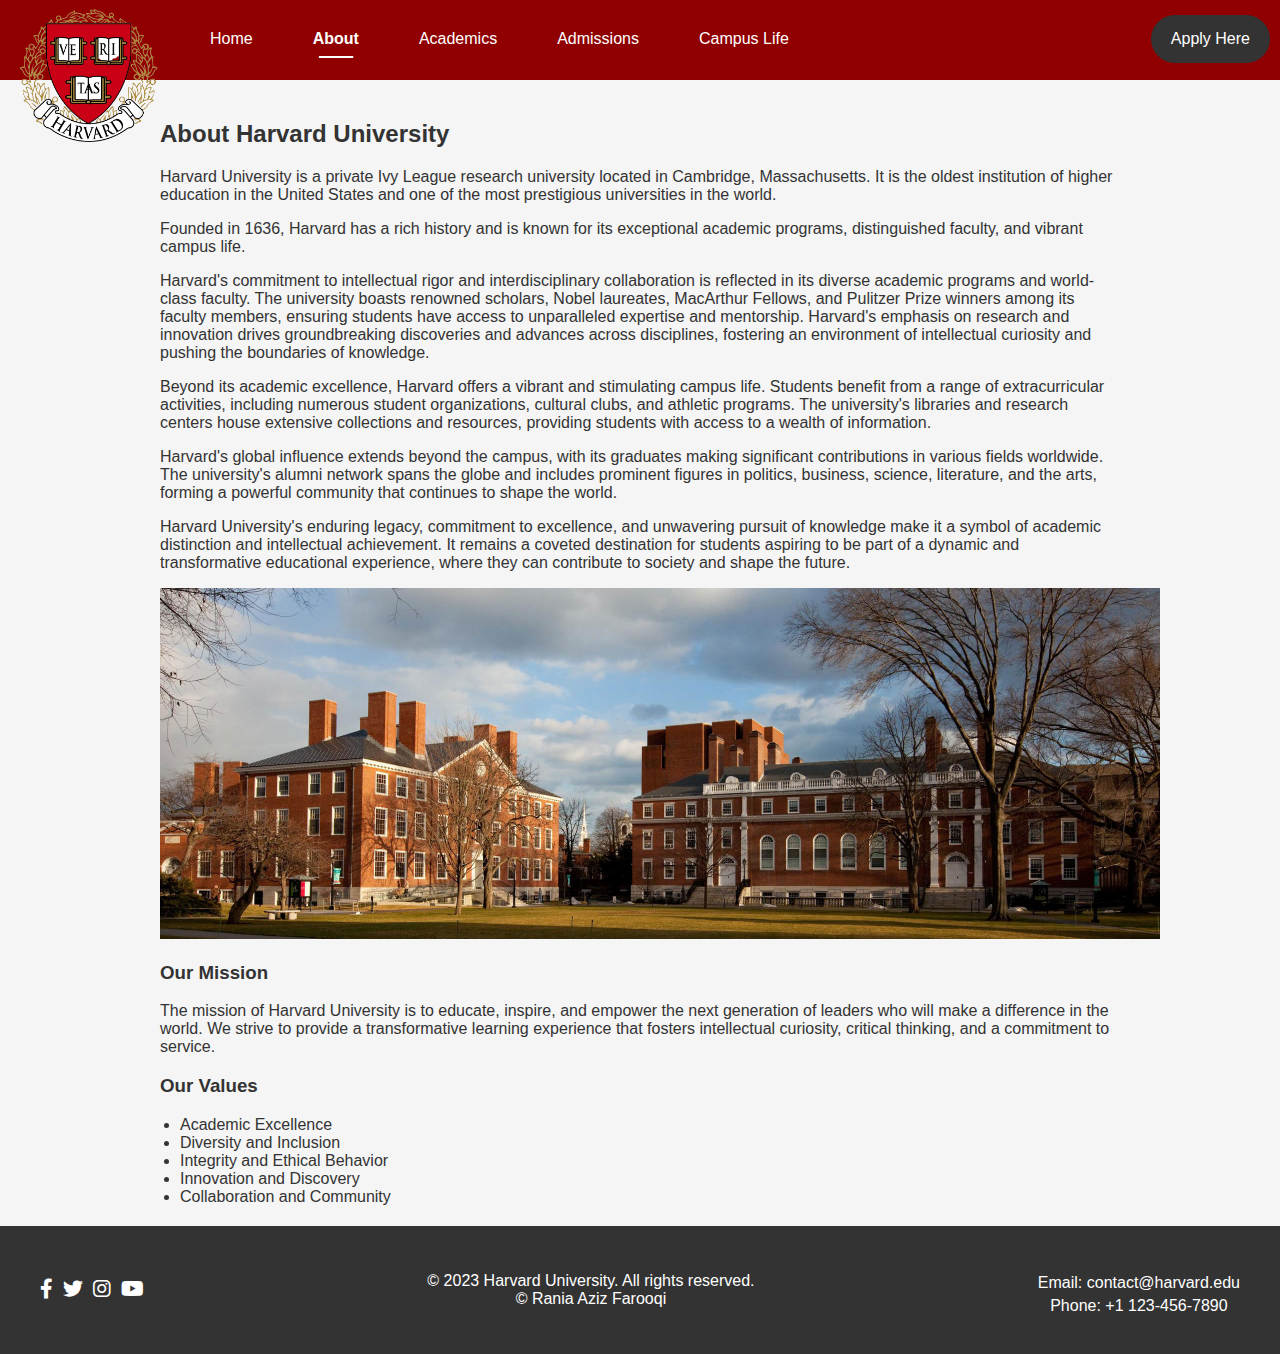
<file: about.html>
<!DOCTYPE html>
<html lang="en">
<head>
  <meta charset="UTF-8">
  <meta name="viewport" content="width=device-width, initial-scale=1.0">
  <title>About | Harvard University</title>
  <link rel="stylesheet" href="style.css"><!--External stylesheet-->
  <link rel="stylesheet" href="https://cdnjs.cloudflare.com/ajax/libs/font-awesome/6.0.0-beta2/css/all.min.css"><!--To import the icons in the footer-->

</head>
<body>
  <!-- Header -->
  <header>
    <nav><!--The navigation bar-->
      <ul><!--links to all the other pages-->
        <li><a href="index.html">Home</a></li>
        <li><a href="about.html" class="active">About</a></li><!--This one has a class called 'active' because of the CSS code related to it-->
        <li><a href="academics.html">Academics</a></li>
        <li><a href="admissions.html">Admissions</a></li>
        <li><a href="campuslife.html">Campus Life</a></li>
      </ul>
      <a href="application.html" class="apply-button">Apply Here</a><!--A separate button for the application in the navigation-->
    </nav>
  </header>

  <img src="harvardlogo.png" alt="Harvard University Logo" class="logo"><!--This is the logo added in the top left corner of the page-->

  <!-- Page Content -->
  <main>
    <section class="page-section">
      <div class="container"><!--About Harvard-->
        <h2>About Harvard University</h2>
        <p>Harvard University is a private Ivy League research university located in Cambridge, Massachusetts. It is the oldest institution of higher education in the United States and one of the most prestigious universities in the world.</p>
        <p>Founded in 1636, Harvard has a rich history and is known for its exceptional academic programs, distinguished faculty, and vibrant campus life.</p>
        <p>Harvard's commitment to intellectual rigor and interdisciplinary collaboration is reflected in its diverse academic programs and world-class faculty. The university boasts renowned scholars, Nobel laureates, MacArthur Fellows, and Pulitzer Prize winners among its faculty members, ensuring students have access to unparalleled expertise and mentorship. Harvard's emphasis on research and innovation drives groundbreaking discoveries and advances across disciplines, fostering an environment of intellectual curiosity and pushing the boundaries of knowledge.</p>
        <p>Beyond its academic excellence, Harvard offers a vibrant and stimulating campus life. Students benefit from a range of extracurricular activities, including numerous student organizations, cultural clubs, and athletic programs. The university's libraries and research centers house extensive collections and resources, providing students with access to a wealth of information.</p>
        <p>Harvard's global influence extends beyond the campus, with its graduates making significant contributions in various fields worldwide. The university's alumni network spans the globe and includes prominent figures in politics, business, science, literature, and the arts, forming a powerful community that continues to shape the world.</p>
        <p>Harvard University's enduring legacy, commitment to excellence, and unwavering pursuit of knowledge make it a symbol of academic distinction and intellectual achievement. It remains a coveted destination for students aspiring to be part of a dynamic and transformative educational experience, where they can contribute to society and shape the future.</p>
        <img src="Harvard3.jpg" alt="About Harvard University" width="1000px"><!--Inserted an image-->

        <!--Additional information about the university-->
        <h3>Our Mission</h3>
        <p>The mission of Harvard University is to educate, inspire, and empower the next generation of leaders who will make a difference in the world. We strive to provide a transformative learning experience that fosters intellectual curiosity, critical thinking, and a commitment to service.</p>
        <h3>Our Values</h3>
        <ul>
          <li>Academic Excellence</li>
          <li>Diversity and Inclusion</li>
          <li>Integrity and Ethical Behavior</li>
          <li>Innovation and Discovery</li>
          <li>Collaboration and Community</li>
        </ul>
      </div>
    </section>
  </main>
  
  <!-- Footer -->
  <footer>
    <div class="footer-content">
      <div class="social-media"><!--The links of the official social media pages are linked to the classes of icons imported from FOnt Awesome Library-->
        <a href="https://www.facebook.com/Harvard/" class="social-link"><i class="fab fa-facebook-f"></i></a><!--the class refers to the icons form the library-->
        <a href="https://twitter.com/Harvard" class="social-link"><i class="fab fa-twitter"></i></a>
        <a href="https://www.instagram.com/harvard" class="social-link"><i class="fab fa-instagram"></i></a>
        <a href="https://www.youtube.com/channel/UCLv7Gzc3VTO6ggFlXY0sOyw" class="social-link"><i class="fab fa-youtube"></i></a>
      </div>
      <p>&copy; 2023 Harvard University. All rights reserved.<br>&copy; Rania Aziz Farooqi </p><!--The copyright-->

      <div class="contact-info">
        <p>Email: contact@harvard.edu</p>
        <p>Phone: +1 123-456-7890</p>
      </div>
    </div>
  </footer>
  <script src="script.js"></script>  <!--External JavaScript file-->
</body>
</html>
</file>
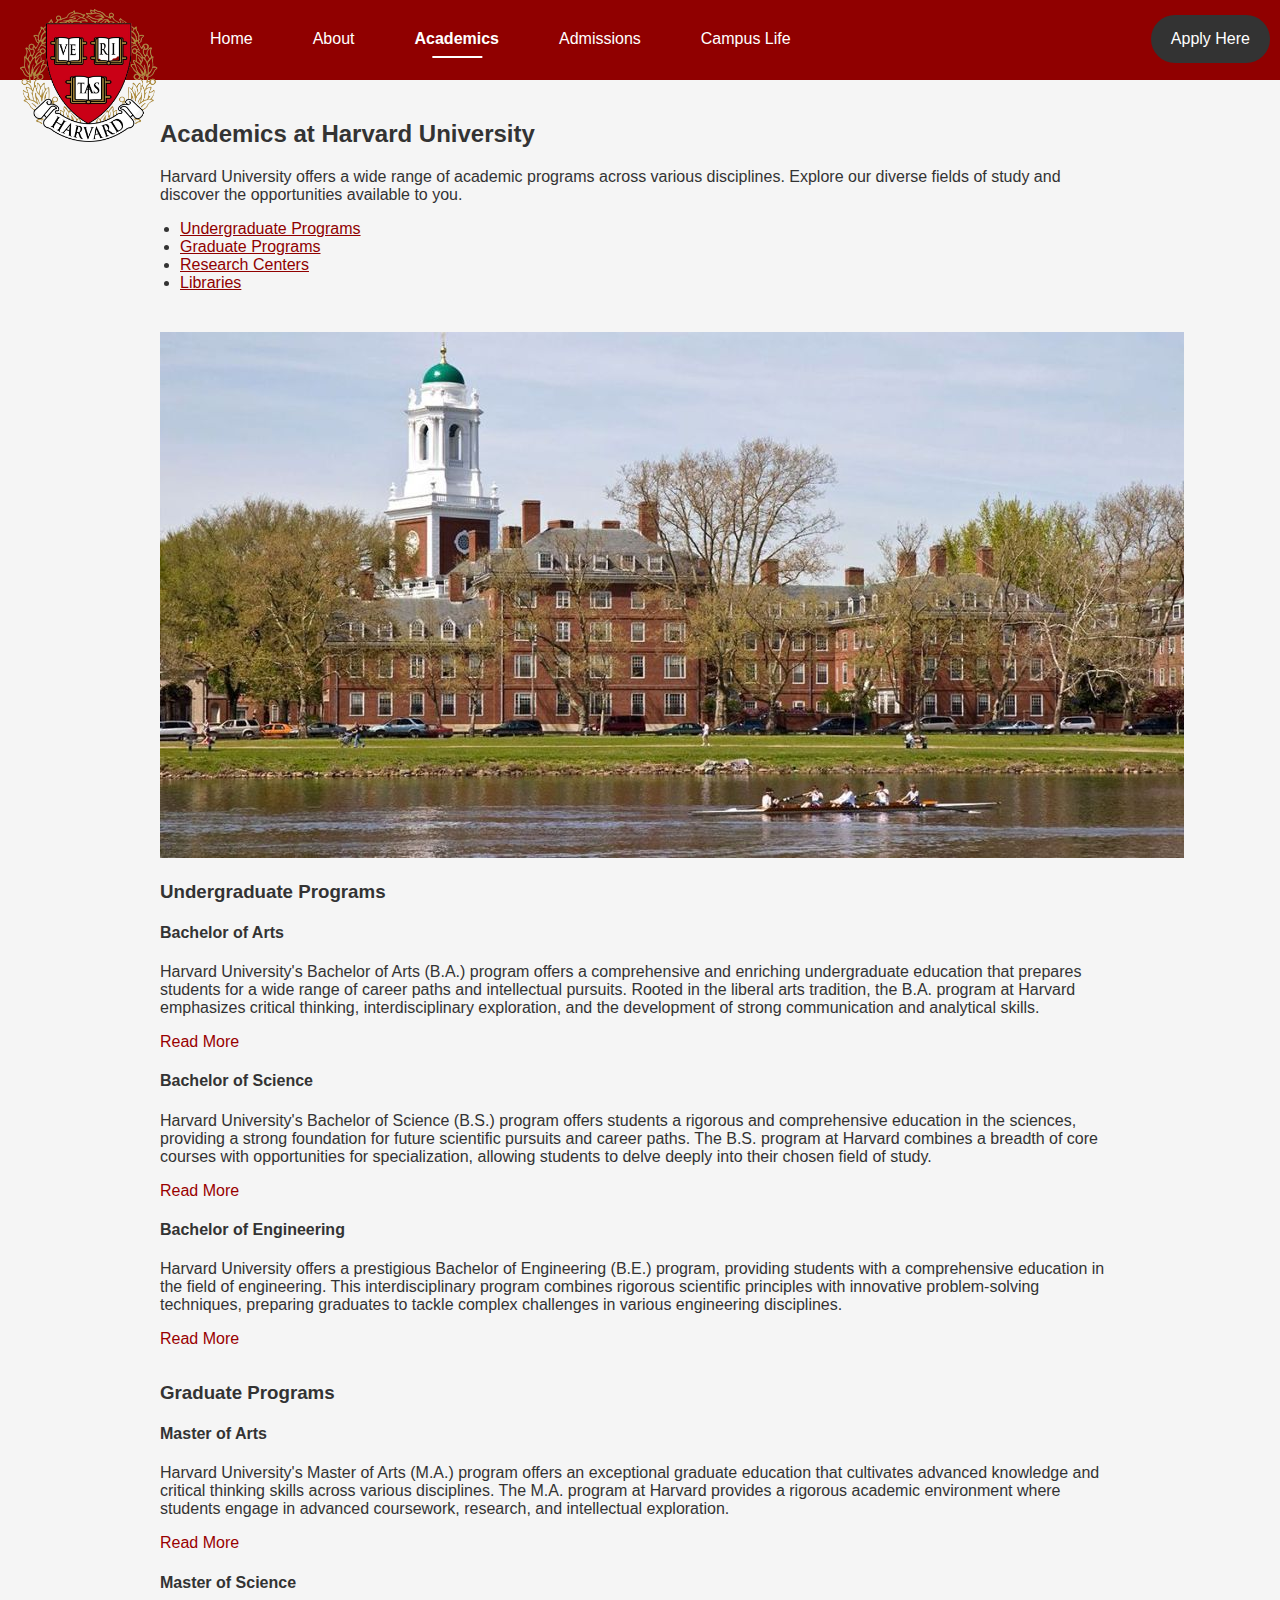
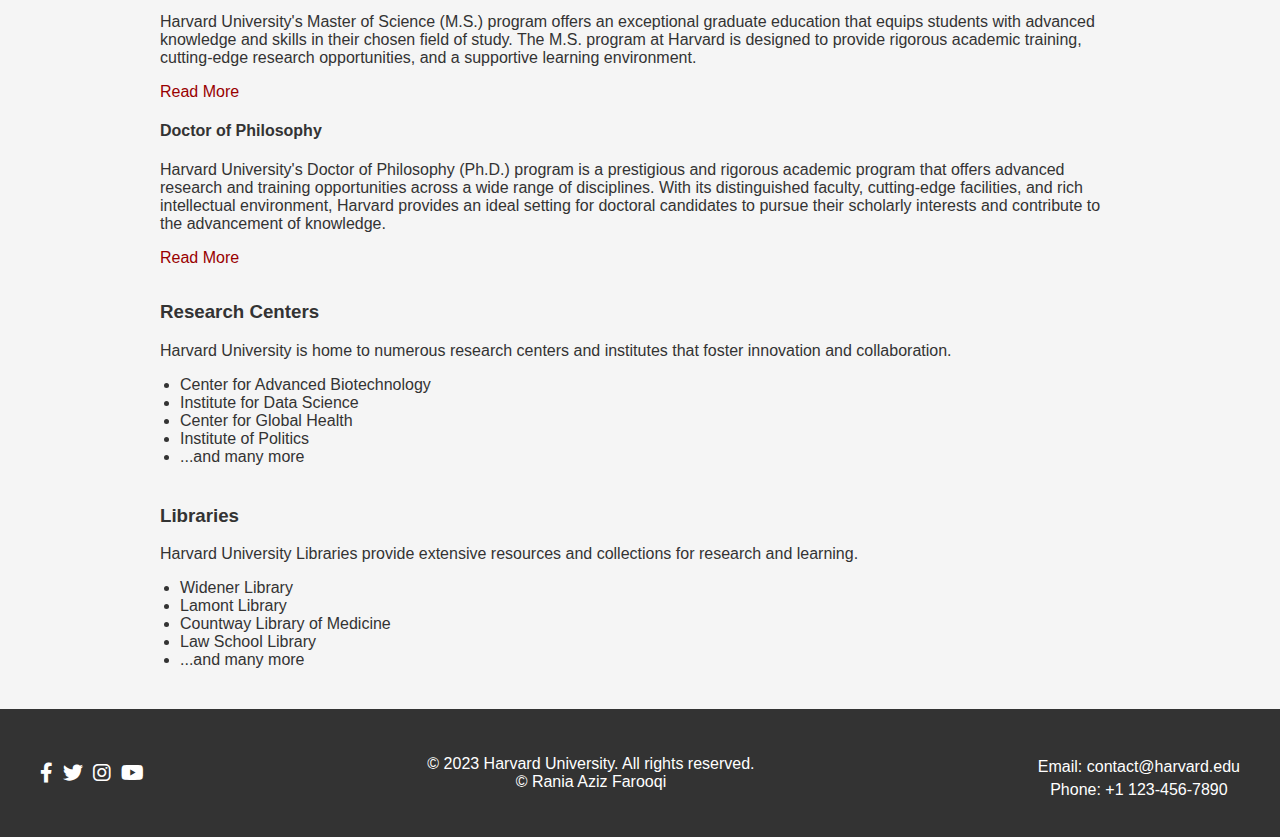
<file: academics.html>
<!DOCTYPE html>
<html lang="en">
<head>
  <meta charset="UTF-8">
  <meta name="viewport" content="width=device-width, initial-scale=1.0">
  <title>Academics | Harvard University</title>
  <link rel="stylesheet" href="style.css"><!--External stylesheet-->
  <link rel="stylesheet" href="https://cdnjs.cloudflare.com/ajax/libs/font-awesome/6.0.0-beta2/css/all.min.css"><!--To import the icons in the footer-->

</head>
<body>
  <!-- Header -->
  <header>
    <nav><!--The navigation bar-->
      <ul>
        <li><a href="index.html">Home</a></li>
        <li><a href="about.html">About</a></li>
        <li><a href="academics.html" class="active">Academics</a></li><!--This one has a class called 'active' because of the CSS code related to it-->
        <li><a href="admissions.html">Admissions</a></li>
        <li><a href="campuslife.html">Campus Life</a></li>
      </ul>
      <a href="application.html" class="apply-button">Apply Here</a><!--A separate button for the application in the navigation-->
    </nav>
  </header>

  <img src="harvardlogo.png" alt="Harvard University Logo" class="logo"><!--This is the logo added in the top left corner of the page-->

  <!-- Academics Section -->
  <section class="academics-section">
    <div class="container"><!--About the academic programs-->
      <h2>Academics at Harvard University</h2>
      <p>Harvard University offers a wide range of academic programs across various disciplines. Explore our diverse fields of study and discover the opportunities available to you.</p>
      <ul><!--In-page links that are connected via IDs-->
        <li><a href="#undergraduate">Undergraduate Programs</a></li>
        <li><a href="#graduate">Graduate Programs</a></li>
        <li><a href="#research">Research Centers</a></li>
        <li><a href="#libraries">Libraries</a></li>
      </ul>
    </div>
  </section>

  <!-- Undergraduate Programs Section -->
  <section id="undergraduate" class="program-section">
    <div class="container">
      <img src="Harvard4.jpg" alt="Alternate view of the university"><!--Image-->
      <h3>Undergraduate Programs</h3>
      <div class="program">
        <h4>Bachelor of Arts</h4>
        <p class="default-view"><!--This is the text that is shown before the Read More button is pressed-->
          Harvard University's Bachelor of Arts (B.A.) program offers a comprehensive and enriching undergraduate education that prepares students for a wide range of career paths and intellectual pursuits. Rooted in the liberal arts tradition, the B.A. program at Harvard emphasizes critical thinking, interdisciplinary exploration, and the development of strong communication and analytical skills.
        </p>
        <p class="full-view"><!--This is the additional text that adds onto the above paragraph after the Read More button is pressed-->
          Students have the flexibility to select from a vast array of academic disciplines, including humanities, social sciences, natural sciences, and more, allowing them to tailor their education to their individual interests and goals. The program fosters a vibrant learning community where students engage in lively discussions, collaborate on projects, and benefit from close interactions with distinguished faculty members who are leaders in their respective fields. With a strong commitment to undergraduate research and experiential learning opportunities, Harvard's B.A. program empowers students to think critically, challenge assumptions, and make significant contributions to society, setting them on a path of lifelong learning and intellectual growth.
        </p>
        <span class="read-more">Read More</span><!--Link to the Read More code. Clicking this will initiate the text to show in full view-->
      </div>
      <div class="program">
        <h4>Bachelor of Science</h4>
        <p class="default-view"><!--This is the text that is shown before the Read More button is pressed-->
          Harvard University's Bachelor of Science (B.S.) program offers students a rigorous and comprehensive education in the sciences, providing a strong foundation for future scientific pursuits and career paths. The B.S. program at Harvard combines a breadth of core courses with opportunities for specialization, allowing students to delve deeply into their chosen field of study.
        </p>
        <p class="full-view"><!--This is the additional text that adds onto the above paragraph after the Read More button is pressed-->
          The program encompasses a wide range of scientific disciplines, including biology, chemistry, physics, computer science, mathematics, and more. With world-class faculty and state-of-the-art facilities, Harvard provides students with access to cutting-edge research opportunities and hands-on experiences that foster critical thinking, problem-solving skills, and scientific inquiry. The B.S. program also emphasizes interdisciplinary approaches, encouraging students to explore connections between different scientific fields and collaborate on innovative projects. Graduates of Harvard's Bachelor of Science program emerge with a robust scientific knowledge base, analytical thinking abilities, and the skills necessary to excel in research, industry, academia, and various scientific endeavors.
        </p>
        <span class="read-more">Read More</span><!--Link to the Read More code. Clicking this will initiate the text to show in full view-->
      </div>
      <div class="program">
        <h4>Bachelor of Engineering</h4>
        <p class="default-view"><!--This is the text that is shown before the Read More button is pressed-->
          Harvard University offers a prestigious Bachelor of Engineering (B.E.) program, providing students with a comprehensive education in the field of engineering. This interdisciplinary program combines rigorous scientific principles with innovative problem-solving techniques, preparing graduates to tackle complex challenges in various engineering disciplines.
        </p>
        <p class="full-view"><!--This is the additional text that adds onto the above paragraph after the Read More button is pressed-->
          Harvard's B.E. program emphasizes a strong foundation in mathematics, physics, and computer science, while also offering specialized coursework in areas such as mechanical engineering, electrical engineering, biomedical engineering, and environmental engineering. The program incorporates hands-on laboratory experiences, research opportunities, and collaborative projects, enabling students to apply theoretical knowledge to real-world scenarios. With a focus on critical thinking, creativity, and ethical considerations, Harvard's Bachelor of Engineering program equips graduates with the skills and expertise to make significant contributions to society, whether in industry, research, entrepreneurship, or public service.
        </p>
        <span class="read-more">Read More</span><!--Link to the Read More code. Clicking this will initiate the text to show in full view-->
      </div>
    </div>
  </section>
  

  <!-- Graduate Programs Section -->
  <section id="graduate" class="program-section">
    <div class="container">
      <h3>Graduate Programs</h3>
      <div class="program">
        <h4>Master of Arts</h4>
        <p class="default-view"><!--This is the text that is shown before the Read More button is pressed-->
          Harvard University's Master of Arts (M.A.) program offers an exceptional graduate education that cultivates advanced knowledge and critical thinking skills across various disciplines. The M.A. program at Harvard provides a rigorous academic environment where students engage in advanced coursework, research, and intellectual exploration.
        </p>
        <p class="full-view"><!--This is the additional text that adds onto the above paragraph after the Read More button is pressed-->
          With a diverse range of fields and areas of study available, including humanities, social sciences, arts, and more, students have the opportunity to delve deeply into their chosen field of expertise. Through rigorous academic training and close mentorship from renowned faculty members, Harvard M.A. students develop advanced research and analytical capabilities, refine their critical thinking abilities, and expand their understanding of complex ideas and theories. The program also promotes interdisciplinary collaboration, encouraging students to explore connections between different disciplines and broaden their intellectual horizons. Whether pursuing careers in academia, research, public service, or the private sector, graduates of Harvard's Master of Arts program emerge with a well-rounded education and the skills necessary to make significant contributions to their chosen fields and society as a whole.
        </p>
        <span class="read-more">Read More</span><!--Link to the Read More code. Clicking this will initiate the text to show in full view-->
      </div>
      <div class="program">
        <h4>Master of Science</h4>
        <p class="default-view"><!--This is the text that is shown before the Read More button is pressed-->
          Harvard University's Master of Science (M.S.) program offers an exceptional graduate education that equips students with advanced knowledge and skills in their chosen field of study. The M.S. program at Harvard is designed to provide rigorous academic training, cutting-edge research opportunities, and a supportive learning environment.
        </p>
        <p class="full-view"><!--This is the additional text that adds onto the above paragraph after the Read More button is pressed-->
          With a wide range of disciplines available, including natural sciences, social sciences, engineering, and more, students have the flexibility to pursue their specific interests and career goals. The program is characterized by interdisciplinary approaches, encouraging students to explore connections between different fields and engage in collaborative research projects. With renowned faculty members who are leaders in their respective fields, Harvard provides a stimulating intellectual community that fosters critical thinking, innovation, and academic excellence. Graduates of Harvard's Master of Science program emerge with a deep understanding of their discipline, research expertise, and the skills necessary to make significant contributions to their field of study and society as a whole. Whether pursuing further studies, entering industry or academia, or making an impact through research and innovation, Harvard's M.S. program prepares students for successful and fulfilling careers in their chosen field.
        </p>
        <span class="read-more">Read More</span><!--Link to the Read More code. Clicking this will initiate the text to show in full view-->
      </div>
      <div class="program">
        <h4>Doctor of Philosophy</h4>
        <p class="default-view"><!--This is the text that is shown before the Read More button is pressed-->
          Harvard University's Doctor of Philosophy (Ph.D.) program is a prestigious and rigorous academic program that offers advanced research and training opportunities across a wide range of disciplines. With its distinguished faculty, cutting-edge facilities, and rich intellectual environment, Harvard provides an ideal setting for doctoral candidates to pursue their scholarly interests and contribute to the advancement of knowledge.
        </p>
        <p class="full-view"><!--This is the additional text that adds onto the above paragraph after the Read More button is pressed-->
          The Ph.D. program at Harvard emphasizes independent research, critical thinking, and the development of expertise in a specific field of study. Students engage in in-depth exploration, rigorous analysis, and original research projects, culminating in the completion of a doctoral dissertation that makes a significant contribution to their respective fields. Harvard's Ph.D. program also fosters interdisciplinary collaboration, enabling students to explore connections between different areas of study and address complex societal challenges. Graduates of Harvard's Doctor of Philosophy program emerge as highly skilled researchers, scholars, and thought leaders, poised to make significant contributions to academia, research institutions, industry, and various professional arenas.
        </p>
        <span class="read-more">Read More</span><!--Link to the Read More code. Clicking this will initiate the text to show in full view-->
      </div>
    </div>
  </section>

  <!-- Research Centers Section -->
  <section id="research" class="research-section">
    <div class="container">
      <h3>Research Centers</h3>
      <p>Harvard University is home to numerous research centers and institutes that foster innovation and collaboration.</p>
      <ul>
        <li>Center for Advanced Biotechnology</li>
        <li>Institute for Data Science</li>
        <li>Center for Global Health</li>
        <li>Institute of Politics</li>
        <li>...and many more</li>
      </ul>
    </div>
  </section>

  <!-- Libraries Section -->
  <section id="libraries" class="libraries-section">
    <div class="container">
      <h3>Libraries</h3>
      <p>Harvard University Libraries provide extensive resources and collections for research and learning.</p>
      <ul>
        <li>Widener Library</li>
        <li>Lamont Library</li>
        <li>Countway Library of Medicine</li>
        <li>Law School Library</li>
        <li>...and many more</li>
      </ul>
    </div>
  </section>

  <!-- Footer -->
  <footer>
    <div class="footer-content">
      <div class="social-media"><!--The links of the official social media pages are linked to the classes of icons imported from FOnt Awesome Library-->
        <a href="https://www.facebook.com/Harvard/" class="social-link"><i class="fab fa-facebook-f"></i></a><!--the class refers to the icons form the library-->
        <a href="https://twitter.com/Harvard" class="social-link"><i class="fab fa-twitter"></i></a>
        <a href="https://www.instagram.com/harvard" class="social-link"><i class="fab fa-instagram"></i></a>
        <a href="https://www.youtube.com/channel/UCLv7Gzc3VTO6ggFlXY0sOyw" class="social-link"><i class="fab fa-youtube"></i></a>
      </div>
      <p>&copy; 2023 Harvard University. All rights reserved.<br>&copy; Rania Aziz Farooqi </p><!--The copyright-->

      <div class="contact-info">
        <p>Email: contact@harvard.edu</p>
        <p>Phone: +1 123-456-7890</p>
      </div>
    </div>
  </footer>

  <script src="script.js"></script>  <!--External JavaScript file-->
  <script src="https://code.jquery.com/jquery-3.6.0.min.js"></script><!--the JavaScript for the read more function-->
  <script>
    $(document).ready(function() {
      $(".read-more").click(function() {
        $(this).prev(".full-view").slideToggle();
        $(this).text(function(i, text) {
          return text === "Read More" ? "Read Less" : "Read More";
        });
        $(this).parent().toggleClass("show");
      });
    });
  </script>
</body>
</html>
</file>
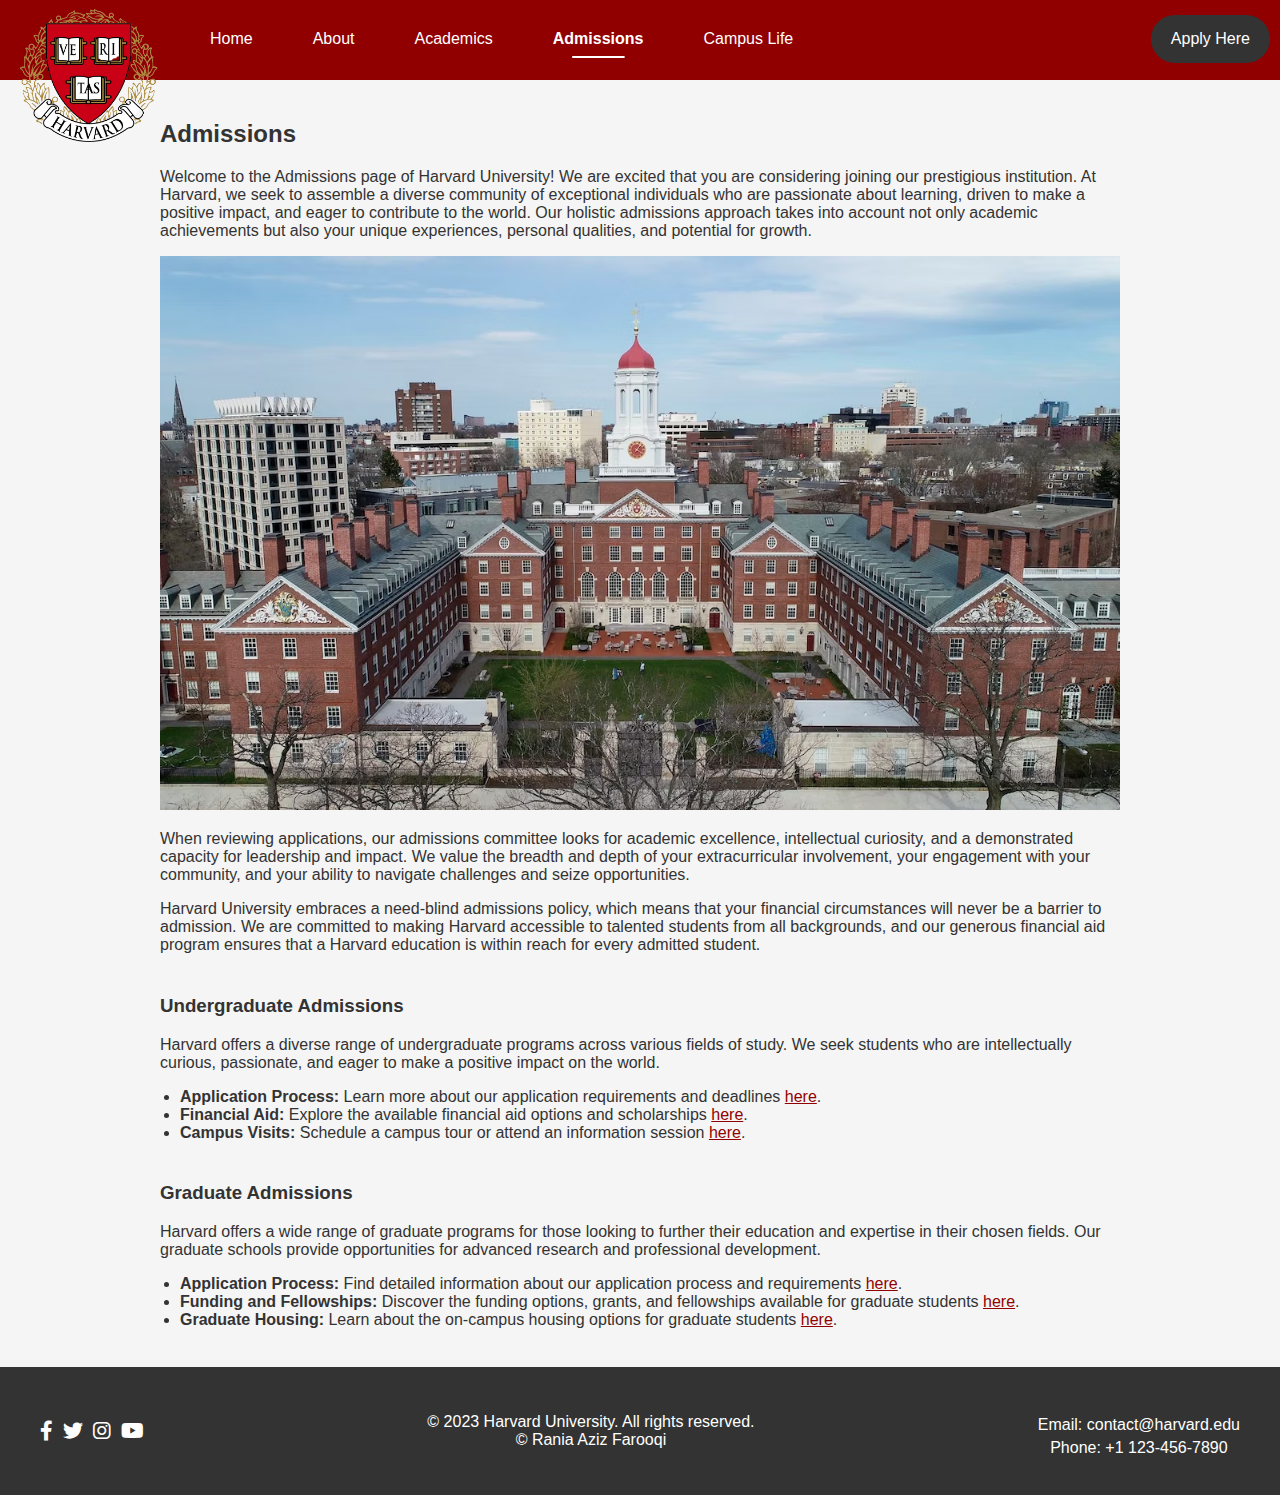
<file: admissions.html>
<!DOCTYPE html>
<html lang="en">
<head>
  <meta charset="UTF-8">
  <meta name="viewport" content="width=device-width, initial-scale=1.0">
  <title>Admissions | Harvard University</title>
  <link rel="stylesheet" href="style.css"> <!--External stylesheet-->
  <link rel="stylesheet" href="https://cdnjs.cloudflare.com/ajax/libs/font-awesome/6.0.0-beta2/css/all.min.css"><!--To import the icons in the footer-->

</head>
<body>
  <!-- Header -->
  <header>
    <nav><!--The navigation bar-->
      <ul><!--links to all the other pages-->
        <li><a href="index.html">Home</a></li>
        <li><a href="about.html">About</a></li>
        <li><a href="academics.html">Academics</a></li>
        <li><a href="admissions.html" class="active">Admissions</a></li><!--This one has a class called 'active' because of the CSS code related to it-->
        <li><a href="campuslife.html">Campus Life</a></li>
      </ul>
      <a href="application.html" class="apply-button">Apply Here</a><!--A separate button for the application in the navigation-->
    </nav>
  </header>

  <img src="harvardlogo.png" alt="Harvard University Logo" class="logo"><!--This is the logo added in the top left corner of the page-->

  <!-- Page Content -->
  <section class="admissions-section">
    <div class="container">
      <h2>Admissions</h2><!--About admissions-->
      <p>Welcome to the Admissions page of Harvard University! We are excited that you are considering joining our prestigious institution. At Harvard, we seek to assemble a diverse community of exceptional individuals who are passionate about learning, driven to make a positive impact, and eager to contribute to the world. Our holistic admissions approach takes into account not only academic achievements but also your unique experiences, personal qualities, and potential for growth.</p>
      <img src="Harvard5.jpg" alt="Harvard full view" width="100%"><!--Image with width=100% so that it completely covers the width of the container-->
      <p>When reviewing applications, our admissions committee looks for academic excellence, intellectual curiosity, and a demonstrated capacity for leadership and impact. We value the breadth and depth of your extracurricular involvement, your engagement with your community, and your ability to navigate challenges and seize opportunities.</p>
      <p>Harvard University embraces a need-blind admissions policy, which means that your financial circumstances will never be a barrier to admission. We are committed to making Harvard accessible to talented students from all backgrounds, and our generous financial aid program ensures that a Harvard education is within reach for every admitted student.</p>
      <h3><br>Undergraduate Admissions</h3>
      <p>Harvard offers a diverse range of undergraduate programs across various fields of study. We seek students who are intellectually curious, passionate, and eager to make a positive impact on the world.</p>
      <ul>
        <li><strong>Application Process:</strong> Learn more about our application requirements and deadlines <a href="#">here</a>.</li><!--Empty link-->
        <li><strong>Financial Aid:</strong> Explore the available financial aid options and scholarships <a href="#">here</a>.</li><!--Empty link-->
        <li><strong>Campus Visits:</strong> Schedule a campus tour or attend an information session <a href="#">here</a>.</li><!--Empty link-->
      </ul>
      <h3><br>Graduate Admissions</h3>
      <p>Harvard offers a wide range of graduate programs for those looking to further their education and expertise in their chosen fields. Our graduate schools provide opportunities for advanced research and professional development.</p>
      <ul>
        <li><strong>Application Process:</strong> Find detailed information about our application process and requirements <a href="#">here</a>.</li><!--Empty link-->
        <li><strong>Funding and Fellowships:</strong> Discover the funding options, grants, and fellowships available for graduate students <a href="#">here</a>.</li><!--Empty link-->
        <li><strong>Graduate Housing:</strong> Learn about the on-campus housing options for graduate students <a href="#">here</a>.</li><!--Empty link-->
      </ul>
      <br>
    </div>
  </section>

  <!-- Footer -->
  <footer>
    <div class="footer-content">
      <div class="social-media"><!--The links of the official social media pages are linked to the classes of icons imported from FOnt Awesome Library-->
        <a href="https://www.facebook.com/Harvard/" class="social-link"><i class="fab fa-facebook-f"></i></a><!--the class refers to the icons form the library-->
        <a href="https://twitter.com/Harvard" class="social-link"><i class="fab fa-twitter"></i></a>
        <a href="https://www.instagram.com/harvard" class="social-link"><i class="fab fa-instagram"></i></a>
        <a href="https://www.youtube.com/channel/UCLv7Gzc3VTO6ggFlXY0sOyw" class="social-link"><i class="fab fa-youtube"></i></a>
      </div>
      <p>&copy; 2023 Harvard University. All rights reserved.<br>&copy; Rania Aziz Farooqi </p><!--The copyright-->

      <div class="contact-info">
        <p>Email: contact@harvard.edu</p>
        <p>Phone: +1 123-456-7890</p>
      </div>
    </div>
  </footer>

  <script src="script.js"></script>  <!--External JavaScript file-->
</body>
</html>
</file>
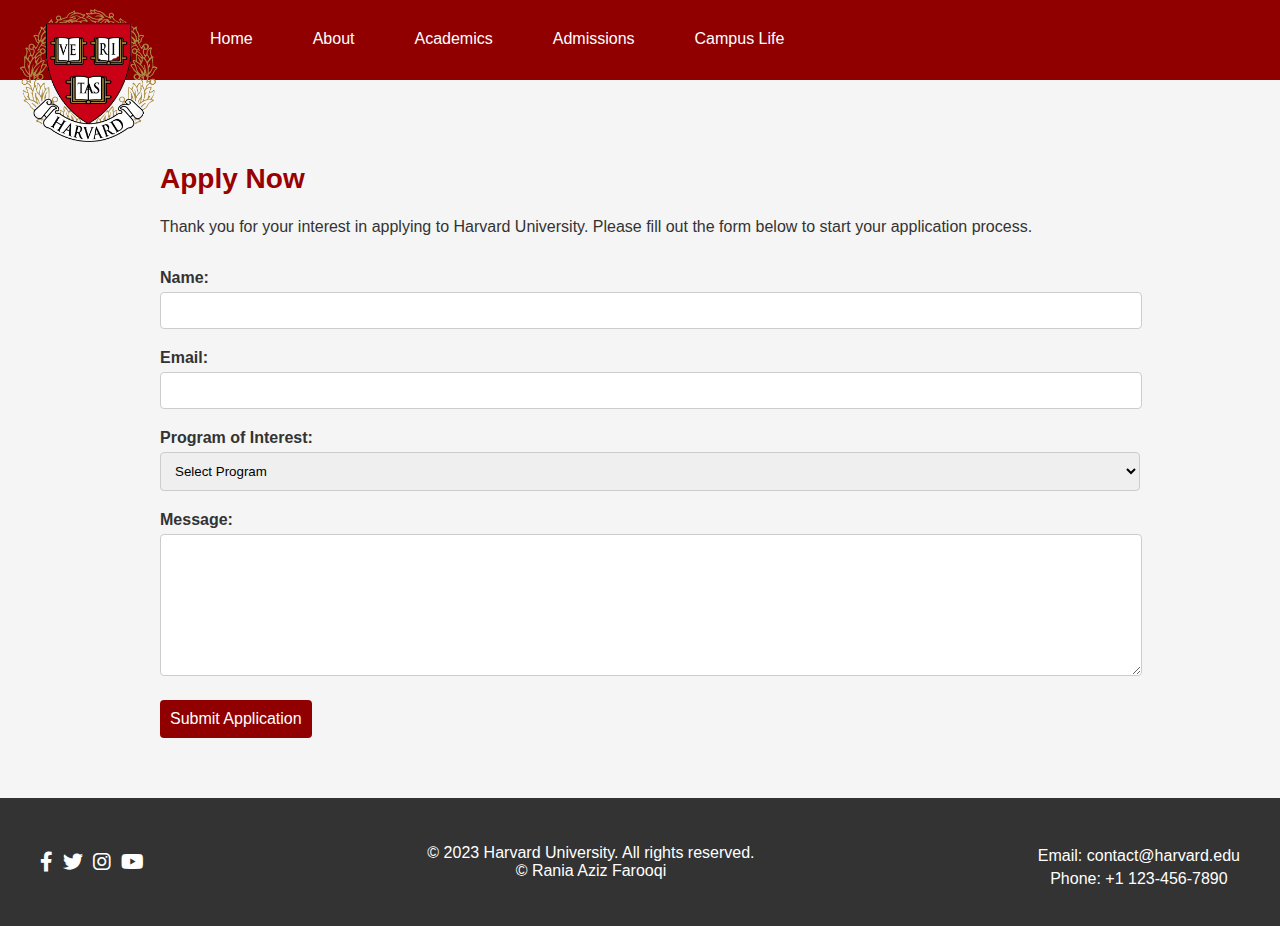
<file: application.html>
<!DOCTYPE html>
<html lang="en">
<head>
  <meta charset="UTF-8">
  <meta name="viewport" content="width=device-width, initial-scale=1.0">
  <title>Apply Now | Harvard University</title>
  <link rel="stylesheet" href="style.css"> <!--External stylesheet-->
  <link rel="stylesheet" href="https://cdnjs.cloudflare.com/ajax/libs/font-awesome/6.0.0-beta2/css/all.min.css"><!--To import the icons in the footer-->

</head>
<body>
  <!-- Header -->
  <header>
    <nav><!--The navigation bar-->
      <ul><!--links to all the other pages-->
        <li><a href="index.html">Home</a></li>
        <li><a href="about.html">About</a></li>
        <li><a href="academics.html">Academics</a></li>
        <li><a href="admissions.html">Admissions</a></li>
        <li><a href="campuslife.html">Campus Life</a></li>
      </ul>
    </nav>
  </header>

  <img src="harvardlogo.png" alt="Harvard University Logo" class="logo"><!--This is the logo added in the top left corner of the page-->

  <!-- Apply Now Section -->
  <section class="apply-now-section">
    <div class="container">
      <h2>Apply Now</h2>
      <p>Thank you for your interest in applying to Harvard University. Please fill out the form below to start your application process.</p>
      <form action="#" method="POST"><!--The beginning of the form-->
        <div class="form-group">
          <label for="name">Name:</label><!--The label for the name of a person-->
          <input type="text" id="name" name="name" required><!--Prompts the user to enter a name-->
        </div>
        <div class="form-group">
          <label for="email">Email:</label>
          <input type="email" id="email" name="email" required><!--Prompts the user to input their email id-->
        </div>
        <div class="form-group">
          <label for="program">Program of Interest:</label>
          <select id="program" name="program" required><!--A dropdown menu-->
            <option value="">Select Program</option><!--The default option-->
            <option value="bachelor">Bachelor of Arts</option><!--option 1-->
            <option value="bachelor">Bachelor of Science</option><!--option 2-->
            <option value="bachelor">Bachelor of Engineering</option><!--option 3-->
            <option value="master">Master of Arts</option><!--option 4-->
            <option value="master">Master of Science</option><!--option 5-->
            <option value="doctorate">Doctor of Philosophy</option><!--option 6-->
          </select>
        </div>
        <div class="form-group">
          <label for="message">Message:</label>
          <textarea id="message" name="message" required></textarea><!--Prompts the user to write a message-->
        </div>
        <a class="sub-btn" href="#">Submit Application</a><!--An empty button-->
      </form>
    </div>
  </section>

  <!-- Footer -->
  <footer>
    <div class="footer-content">
      <div class="social-media"><!--The links of the official social media pages are linked to the classes of icons imported from FOnt Awesome Library-->
        <a href="https://www.facebook.com/Harvard/" class="social-link"><i class="fab fa-facebook-f"></i></a><!--the class refers to the icons form the library-->
        <a href="https://twitter.com/Harvard" class="social-link"><i class="fab fa-twitter"></i></a>
        <a href="https://www.instagram.com/harvard" class="social-link"><i class="fab fa-instagram"></i></a>
        <a href="https://www.youtube.com/channel/UCLv7Gzc3VTO6ggFlXY0sOyw" class="social-link"><i class="fab fa-youtube"></i></a>
      </div>
      <p>&copy; 2023 Harvard University. All rights reserved.<br>&copy; Rania Aziz Farooqi </p><!--The copyright-->

      <div class="contact-info">
        <p>Email: contact@harvard.edu</p>
        <p>Phone: +1 123-456-7890</p>
      </div>
    </div>
  </footer>

  <script src="script.js"></script>  <!--External JavaScript file-->
</body>
</html>
</file>
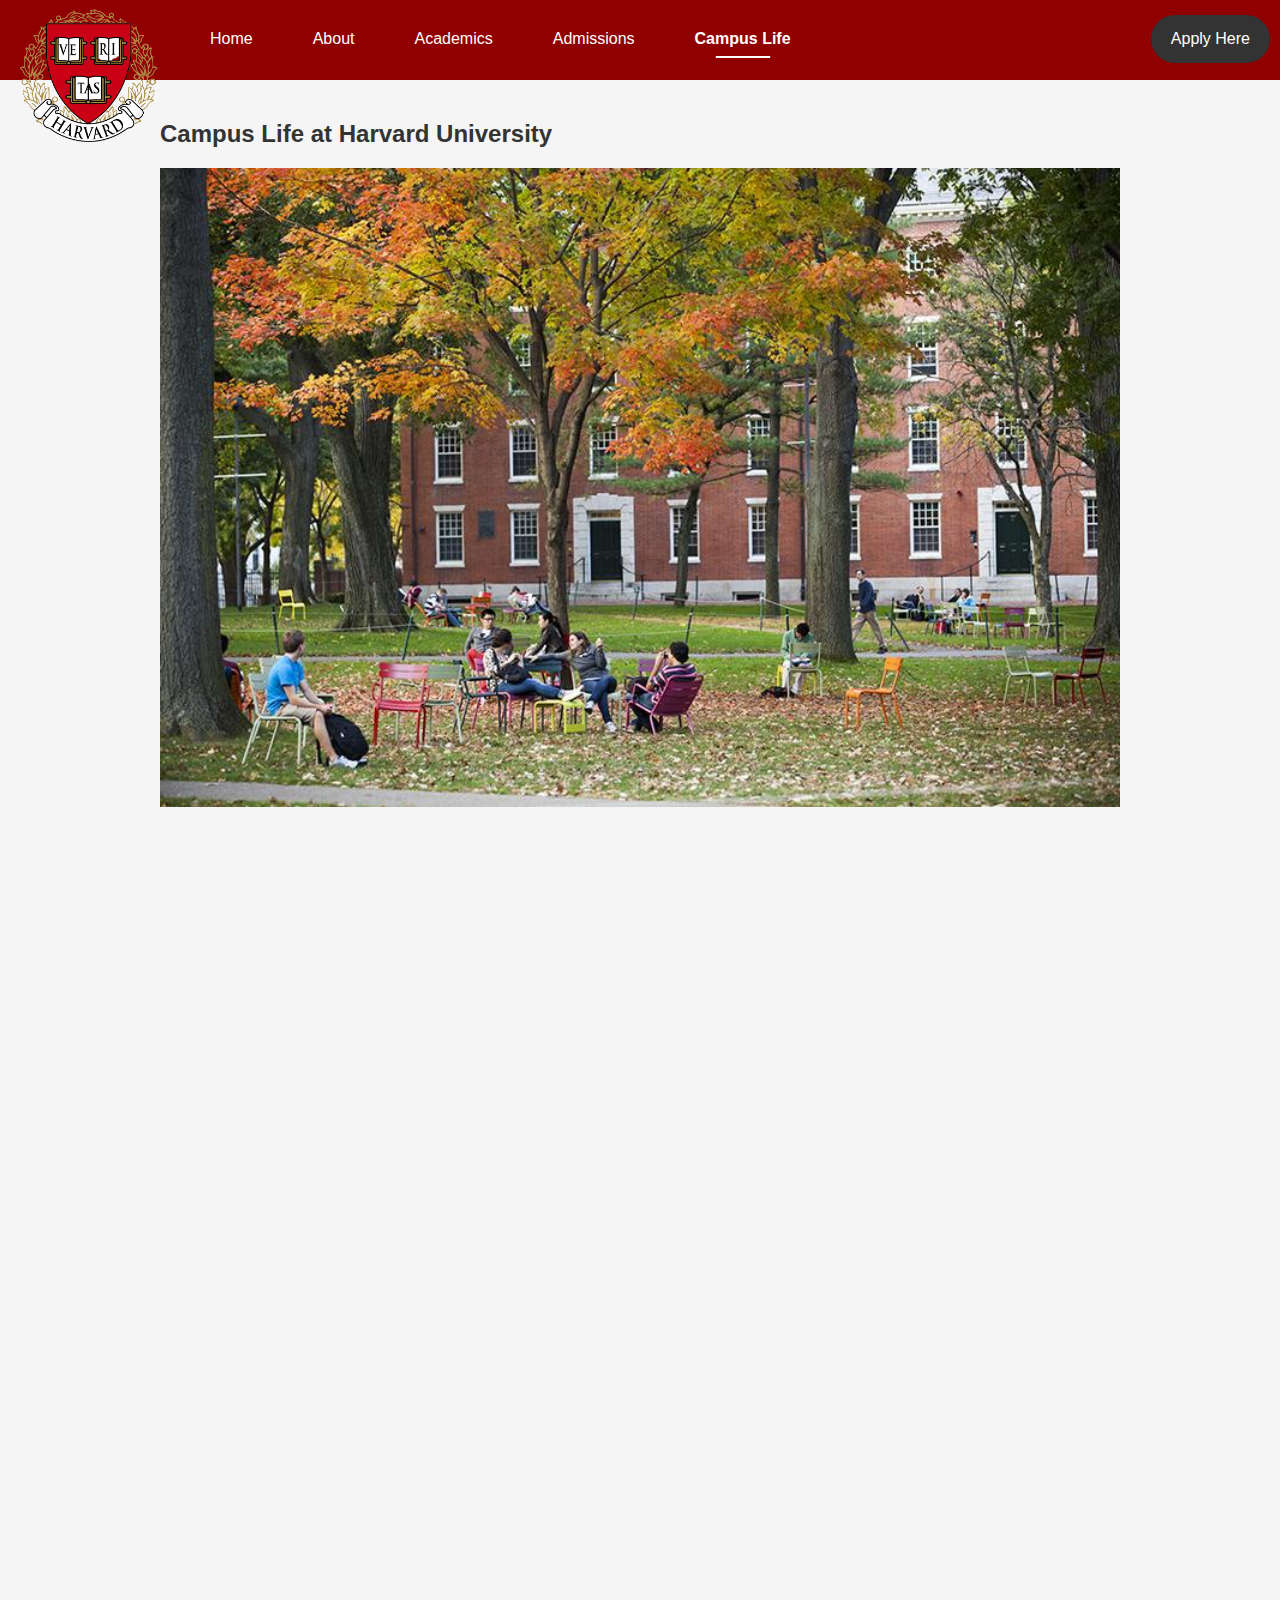
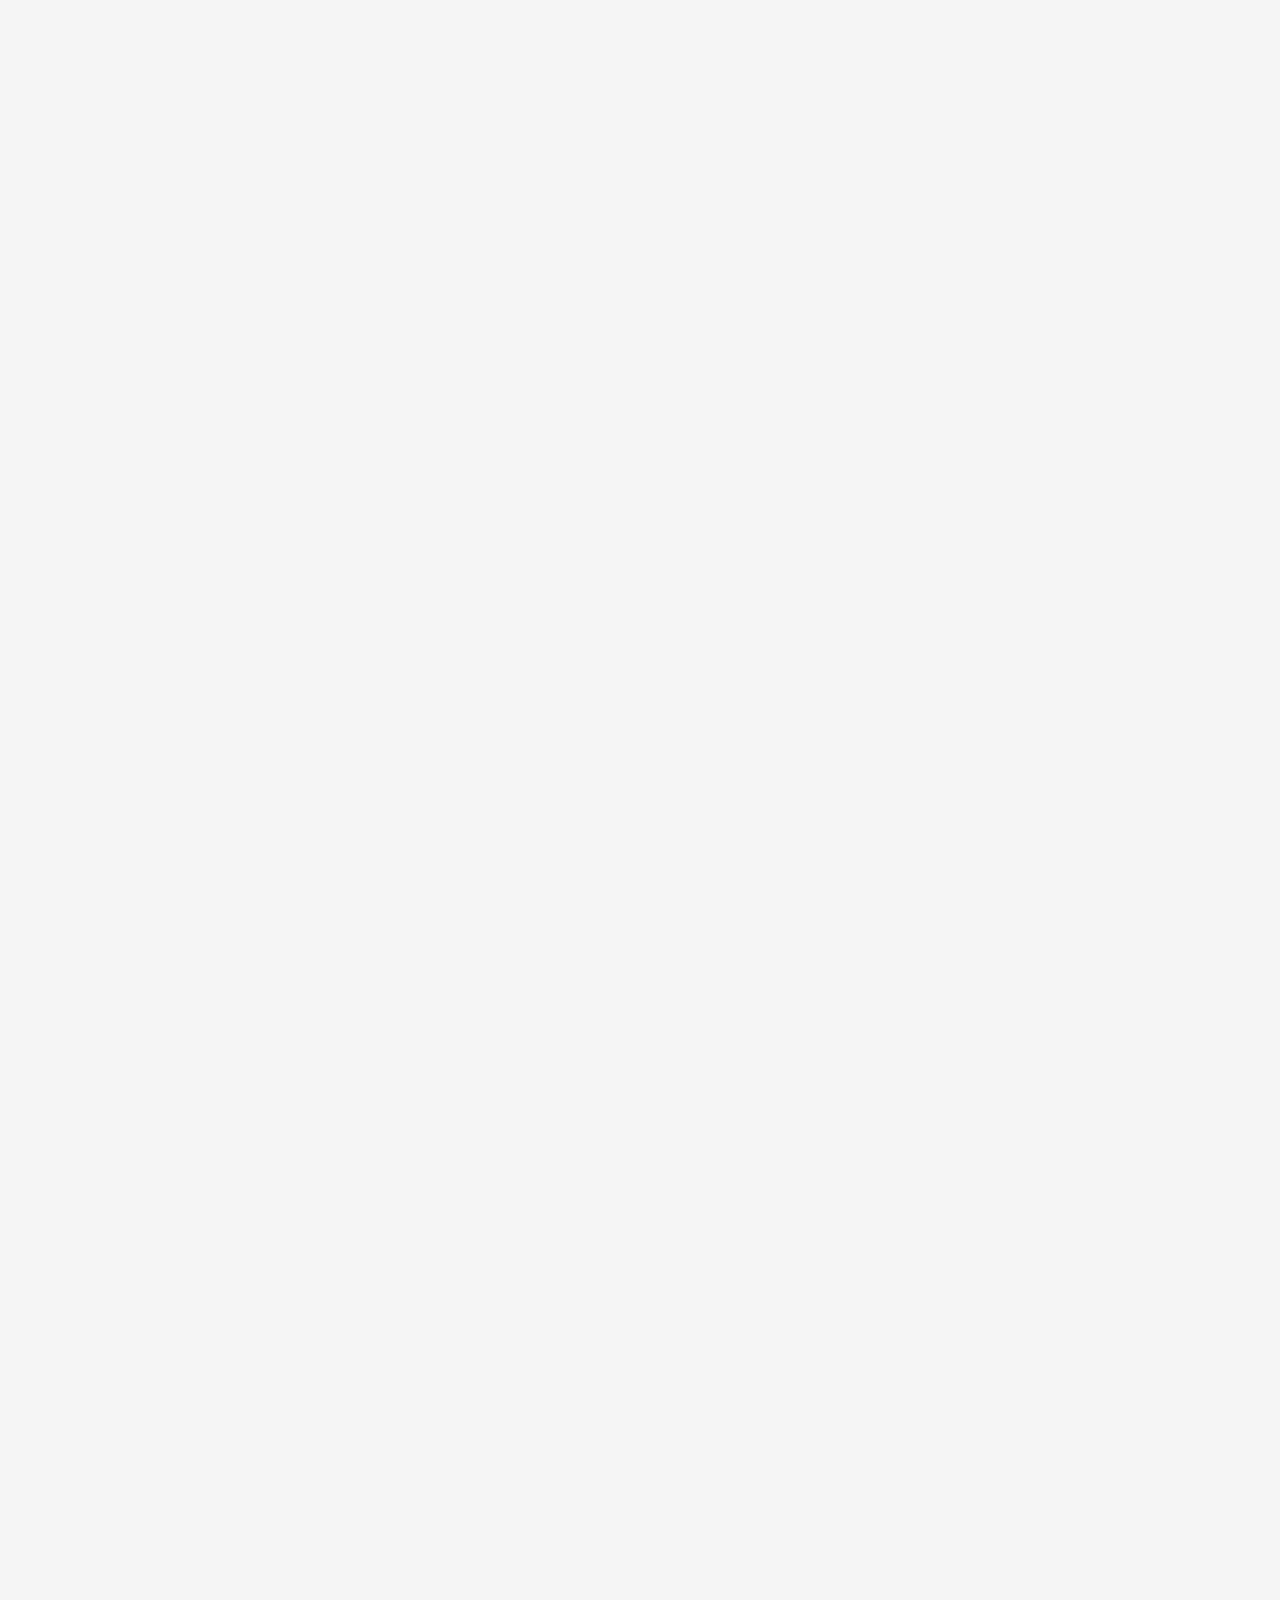
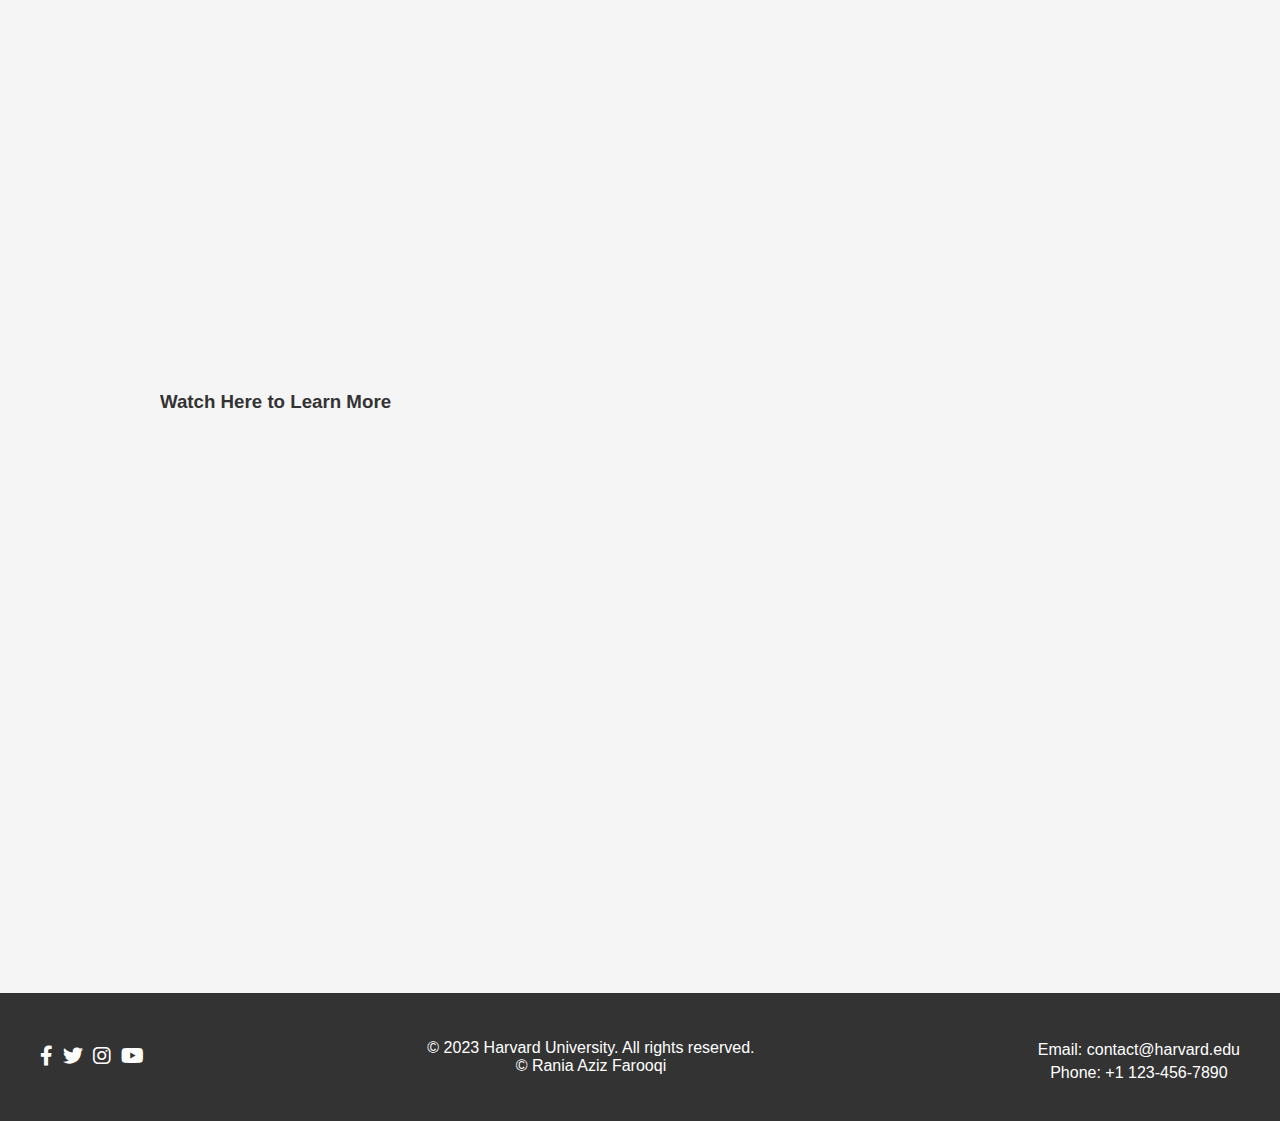
<file: campuslife.html>
<!DOCTYPE html>
<html lang="en">
<head>
  <meta charset="UTF-8">
  <meta name="viewport" content="width=device-width, initial-scale=1.0">
  <title>Campus Life | Harvard University</title>
  <link rel="stylesheet" href="style.css"> <!--External stylesheet-->
  <link rel="stylesheet" href="https://cdnjs.cloudflare.com/ajax/libs/font-awesome/6.0.0-beta2/css/all.min.css"><!--To import the icons in the footer-->

</head>
<body>
  <!-- Header -->
  <header>
    <nav><!--The navigation bar-->
      <ul><!--links to all the other pages-->
        <li><a href="index.html">Home</a></li>
        <li><a href="about.html">About</a></li>
        <li><a href="academics.html">Academics</a></li>
        <li><a href="admissions.html">Admissions</a></li>
        <li><a href="campuslife.html" class="active">Campus Life</a></li><!--This one has a class called 'active' because of the CSS code related to it-->
      </ul>
      <a href="application.html" class="apply-button">Apply Here</a><!--A separate button for the application in the navigation-->
    </nav>
  </header>

  <img src="harvardlogo.png" alt="Harvard University Logo" class="logo"><!--This is the logo added in the top left corner of the page-->

  <section>
    <div class="container">
      <h2>Campus Life at Harvard University</h2>
      <img src="campuslife1.jpg" alt="Campus Life Image 1" width="100%"><!--The first image that does not have an animation-->
      <div class="campus-life-section"><!--The class is used in the JavaScript to scroll in the pictures-->
        <img src="campuslife2.jpg" alt="Campus Life Image 2">
        <img src="campuslife3.jpg" alt="Campus Life Image 3">
        <img src="campuslife4.jpg" alt="Campus Life Image 4">
        <img src="campuslife5.jpg" alt="Campus Life Image 5">
        <img src="campuslife6.jpg" alt="Campus Life Image 6">
        <br>
        <h3>Watch Here to Learn More</h3>
        <div class="video-container"><!--Link to a YouTube Video-->
          <iframe width="560" height="315" src="https://www.youtube.com/embed/t5akgsQsOSk" frameborder="0" allowfullscreen></iframe>
        </div>
      </div>

    </div>
  </section>

  <!-- Footer -->
  <footer>
    <div class="footer-content">
      <div class="social-media"><!--The links of the official social media pages are linked to the classes of icons imported from FOnt Awesome Library-->
        <a href="https://www.facebook.com/Harvard/" class="social-link"><i class="fab fa-facebook-f"></i></a><!--the class refers to the icons form the library-->
        <a href="https://twitter.com/Harvard" class="social-link"><i class="fab fa-twitter"></i></a>
        <a href="https://www.instagram.com/harvard" class="social-link"><i class="fab fa-instagram"></i></a>
        <a href="https://www.youtube.com/channel/UCLv7Gzc3VTO6ggFlXY0sOyw" class="social-link"><i class="fab fa-youtube"></i></a>
      </div>
      <p>&copy; 2023 Harvard University. All rights reserved.<br>&copy; Rania Aziz Farooqi </p><!--The copyright-->

      <div class="contact-info">
        <p>Email: contact@harvard.edu</p>
        <p>Phone: +1 123-456-7890</p>
      </div>
    </div>
  </footer>

  <!--the JavaScript for the scrolling animation of the image-->
  <script>
    function isElementInViewport(element) {
      const rect = element.getBoundingClientRect();
      return (
        rect.top >= 0 &&
        rect.left >= 0 &&
        rect.bottom <= (window.innerHeight || document.documentElement.clientHeight) &&
        rect.right <= (window.innerWidth || document.documentElement.clientWidth)
      );
    }

    function animateOnScroll() {
      const campusImages = document.querySelectorAll('.campus-life-section img');
      campusImages.forEach((image) => {
        if (isElementInViewport(image)) {
          image.classList.add('animate');
        }
      });
    }

    document.addEventListener('scroll', animateOnScroll);
    animateOnScroll();
  </script>
  <script src="script.js"></script>  <!--External JavaScript file-->
</body>
</html>
</file>
<file: style.css>
body, ul {
    margin: 0;
    padding: 0;
}

/* Global Styles */

body {
    background-color: #f5f5f5; /* Sets the background color of the body */
    color: #333; /* Sets the text color for the body */
    font-family: 'Lucida Sans', 'Lucida Sans Regular', 'Lucida Grande', 'Lucida Sans Unicode', Geneva, Verdana, sans-serif; /* Overrides the previous font-family property with a different set of fonts */
}

.container {
    max-width: 960px; /* Sets the maximum width of the container element */
    margin: 0 auto;
    padding: 20px; /* Adds 20 pixels of padding to the container */
}

.admission-section .container{
    margin-top: -70px; 
    margin-bottom: -20px; 
}

.programs-section .container{
    margin-top: -20px; 
    margin-bottom: -20px; 
}

/* Header Styles */

header {
    background-color: #900000;
    color: #fff;
    padding: 10px; 
    height: 60px; /* Sets the initial height of the header */
    transition: all 0.5s ease-in-out; /* Applies a smooth transition effect to all CSS properties of the header, with a duration of 0.5 seconds and an ease-in-out timing function */
}

nav ul {
    list-style-type: none; /* Removes the default bullet points from the list */
    text-align: center; /* Centers the text within the list horizontally */
    display: flex; /* Specifies that the list should be treated as a flex container */
    justify-content: center; /* Centers the flex items horizontally within the container */
    margin-left: 170px; 
    transition: all 0.5s ease-in-out; /* Transition effect for smooth changes with a duration of 0.5 seconds */
    font-size:16px; 
}


nav ul li a.active{
    font-weight: bold; /* Bold font weight for active navigation link*/
}

nav ul.scrolled {
    margin-left: 60px; 
}

nav ul li {
    display: flex; /* Displays navigation items as a flex container */
    margin: 0 10px; 
}

nav ul li a {
    padding: 20px; 
    text-decoration: none; /* Removes underline from navigation links */
    color:#fff; /* Text color of the navigation links */
    position: relative; /* Sets the position to relative for positioning */
}

/* Adds a horizontal line at the bottom of each link in the navigation menu */
nav ul li a::after {
    content: ''; /* Empties content for the pseudo-element */
    position: absolute; /* Positions the pseudo-element absolutely */
    bottom: 10px; 
    left: 0; 
    width: 100%; 
    height: 3px; 
    background-color: #fff; 
    transform: scaleX(0); /* Initially hides the line by scaling it to zero */
    transition: transform 0.3s ease-in-out; /* Adds a smooth transition effect */
}

/* Styles for the hover and active states of the links in the navigation menu */
header nav ul li a:hover::after, header nav ul li a.active::after {
    transform: scaleX(0.4); /* Scales the line to a width of 40% on hover or when active */
    bottom: 10px; 
    height: 2px; 
}

/* Styles for the header navigation */
header nav {
    display: flex; /* Displays the navigation as a flex container */
    justify-content: space-between; /* Distributes the content evenly along the horizontal axis */
    align-items: center; 
}
  
/* Styles for the apply button */
.apply-button {
    padding: 15px 20px; 
    background-color: #333; 
    color: #fff; 
    text-decoration: none; /* Removes the underline from the apply button */
    border-radius: 40px; /* Rounds the corners of the apply button */
}

/* Styles for the hover state of the apply button */
.apply-button:hover{
    background-color:#535353; /* Changes the background color on hover */
    transition:ease-in-out 0.5s; /* Adds a smooth transition effect */
}

/* Hero Section Styles */

/* Styles for the hero section container */
.hero-section {
    background-image: url("Harvard.jpg"); /* Sets the background image to "Harvard.jpg" */
    background-size: 100%; /* Sets the background image size to cover the entire container */
    background-repeat: no-repeat; /* Prevents the background image from repeating */
    transition: background-size 0.5s ease; /* Adds a transition effect to the background image size change */
    background-position: center top; /* Sets the background image position to the center top */
    text-align: center; 
    padding: 250px 0; 
}

/* Styles for the hero content container */
.hero-content{
    transition: font-size 0.5s ease; /* Adds a transition effect to the font size change */
}

/* Styles for the heading within the hero content */
.hero-content h1 {
    font-size: 36px; /* Sets the font size to 36 pixels */
    margin-bottom: 20px; 
    color:white; 
    text-shadow: 2px 2px 4px rgba(1, 1, 1,1); /* Adds a text shadow with a horizontal offset of 2px, vertical offset of 2px, blur radius of 4px, and opacity of 1 */
}

/* Styles for the paragraph within the hero content */
.hero-content p {
    font-size: 18px; 
    margin-bottom: 30px; 
    color:white; 
    text-shadow: 2px 2px 4px rgba(1, 1, 1, 1); /* Adds a text shadow with a horizontal offset of 2px, vertical offset of 2px, blur radius of 4px, and opacity of 1 */
}

/* Styles for the .btn class */
.btn {
    display: inline-block; /* Displays the element as an inline block */
    background-color: #900000; 
    color: #fff; 
    padding: 10px 20px; 
    text-decoration: none; /* Removes any text decoration */
    border-radius: 4px; /* Adds rounded corners with a radius of 4 pixels */
    cursor: pointer; /* Changes the cursor to a pointer when hovering over the element */
}

/* Styles for the .btn class when hovered, and .sub-btn class when hovered */
.btn:hover, .sub-btn:hover {
    background-color: #750009; 
    transition: ease-in-out 0.5s; /* Adds a smooth transition effect with a duration of 0.5 seconds */
}

/* Styles for the .sub-btn class */
.sub-btn {
    display: inline-block; 
    background-color: #900000; 
    color: #fff; 
    padding: 10px 10px; 
    text-decoration: none; /* Removes any text decoration */
    border-radius: 4px; /* Adds rounded corners with a radius of 4 pixels */
    cursor: pointer; /* Changes the cursor to a pointer when hovering over the element */
}

/* Styles for the About Section */
.about-section {
    background-color: #fff; 
    opacity: 0; /* Sets the opacity of the element to 0 which make it completely transparent */
    transform: translateY(30px); /* Moves the element 30 pixels down on the y-axis */
    transition: opacity 1s ease, transform 1s ease; /* Adds a smooth transition effect to the opacity and transform properties with a duration of 1 second */
    display: flex; /* Displays the element as a flex container */
    justify-content: center; /* Horizontally centers the content */
    align-items: center; /* Vertically centers the content */
    padding: 60px;
    text-align: center; 
}

/* Styles for paragraphs within the "about-section" class */
.about-section p {
    max-width: 100%; /* Sets the maximum width of paragraphs to 100% of their container */
    font-size: 18px; 
    line-height: 1.5; /* Sets the line height of paragraphs to 1.5 times their font size */
    margin-bottom: 20px;
}

/* Styles for the "animate" class within the "about-section" class */
.about-section.animate {
    opacity: 1; /* Sets the opacity of elements with both classes to 1 which makes it fully opaque */
    transform: translateY(0); /* Sets the vertical translation to 0, effectively keeping the element in its original position */
}

/* Styles for heading 2 tags within the "about-section" class */
.about-section h2 {
    font-size: 32px; 
    margin-bottom: 20px; 
}

/* Styles for elements with the "about-image" class */
.about-image {
    display: flex; /* Set the display property to flex, enabling flexible layout for child elements */
    align-items: center; 
    max-width: 100%; /* Sets the maximum width of elements to 100% of their container */
    height: auto; /* Automatically adjust the height of elements to maintain aspect ratio */
    margin-top: 30px; 
    margin-left: -110px; 
}

/* Styles for elements with either the "programs-section" or "admission-section" class */
.programs-section, .admission-section {
    background-color: #f5f5f5; 
    padding: 40px 0; 
    opacity: 0; 
    transform: translateY(30px); /* Set the initial vertical translation to 30 pixels, effectively moving the elements downwards */
    transition: opacity 1s ease, transform 1s ease; /* Apply a transition effect to the opacity and transform properties with a duration of 1 second and an easing function */
}

/* Styles for the class 'programs-section' or 'admission-section' */
.programs-section.animate, .admission-section.animate {
    opacity: 1; 
    transform: translateY(0); /* Resets the vertical translation to 0 */
}

#program {
    min-width: 980px; 
}

/* Footer Styles */
footer {
    background-color: #333; 
    color: #fff; 
    padding: 10px; 
    text-align: center; 
}

.footer-content {
    display: flex; /* Displays the element as a flex container */
    flex-wrap: wrap; /* Allows flex items to wrap to the next line if necessary */
    justify-content: space-between; /* Distributes flex items evenly with equal space between them */
    align-items: center; /* Centers flex items vertically within the container */
    max-width: 1200px; /* Sets the maximum width of the container to 1200 pixels */
    margin: 0 auto; /* Centers the container horizontally within its parent element */
    padding: 20px; 
}

.social-media {
    display: flex; /* Displays the element as a flex container */
    gap: 10px; /* Sets the gap between flex items to 10 pixels */
}

.social-link {
    color: #fff; 
    font-size: 20px; 
    text-decoration: none; 
}

.contact-info {
    margin-top: 10px; 
}

.contact-info p {
    margin: 5px 0; 
}

/* Additional styles for Font Awesome icons */
.fab {
    font-size: inherit; /* Makes elements with the class "fab" inherit the font size of their parent elements */
}
  

/* Apply Now Section */
.apply-now-section {
    padding: 40px 0; 
}

.apply-now-section h2 {
    font-size: 28px; 
    color: #990000; 
    margin-bottom: 20px; 
}

.apply-now-section p {
    font-size: 16px; 
    line-height: 1.5; 
    margin-bottom: 30px; 
}

.apply-now-section form {
    width: 100%; 
}

.apply-now-section .form-group {
    margin-bottom: 20px; 
}

.apply-now-section label {
    font-weight: bold; /* Sets the font weight to bold for labels within .apply-now-section */
    display: block; /* Displays the labels as blocks, causing them to appear on separate lines */
    margin-bottom: 5px; 
}

.apply-now-section input[type="text"], .apply-now-section input[type="email"], .apply-now-section textarea {
    width: 100%; 
    padding: 10px; 
    border: 1px solid #ccc; /* Adds a 1px solid border with the color #ccc (light gray) to the input[type="text"], input[type="email"], and textarea elements */
    border-radius: 4px; /* Applies a 4px border radius to the input[type="text"], input[type="email"], and textarea elements, giving them rounded corners */
}

.apply-now-section select {
    width: 100%; 
    padding: 10px; 
    border: 1px solid #ccc; 
    border-radius: 4px; 
}

.apply-now-section textarea {
    height: 120px; 
}

.apply-now-section .btn {
    background-color: #990000; 
    color: #fff; 
    border: none; /* Removes the border from elements with the class .btn within .apply-now-section */
    padding: 10px 20px; 
    border-radius: 4px; 
    cursor: pointer; 
    font-size: 16px; 
}

.campus-life-section {
    overflow: hidden; /* Hides any content that overflows the .campus-life-section container */
}

/* Styles for the campus life section images */
.campus-life-section img {
    width: 100%; 
    opacity: 0; 
    transform: translateY(100px); /* Translates the image vertically down by 100 pixels */
    transition: opacity 0.8s ease-out, transform 0.8s ease-out; /* Adds a transition effect to the opacity and transform properties with a duration of 0.8 seconds and ease-out timing function */
}

/* Styles for the campus life section when animated */
.campus-life-section .animate {
    opacity: 1; 
    transform: translateY(0); /* Resets the vertical translation of the element to 0 when it has the 'animate' class applied */
}

/* Styles for the video container within the campus life section */
.campus-life-section .video-container {
    position: relative; /* Sets the positioning context for the video container to its parent */
    padding-bottom: 56.25%;
    height: 0; 
    overflow: hidden; /* Hides any content that overflows the video container */
    margin-top: 20px; 
}

/* Styles for the iframe element within the video container */
.campus-life-section .video-container iframe {
    position: absolute; /* Positions the iframe absolutely within the video container */
    top: 0; 
    left: 0; 
    width: 100%; 
    height: 100%; 
}

/* Styles for the logo */
.logo {
    position: fixed; /* Positions the logo element fixed within the viewport */
    top: 9px; 
    left: 20px; 
    width: 140px; 
    transition: all 0.5s ease-in-out; /* Adds a transition effect to all properties of the logo element with a duration of 0.5 seconds and ease-in-out timing function */
}


/* Additional styles for the logo when scrolled */
.logo.scrolled {
    top: 10px; 
    left: 10px; 
    width: 50px; 
}

ul li{
    margin-left:20px; 
}

/* Link styles for the academics and admissions sections */
.academics-section a, .admissions-section a{
    color:#900000;
}

.program-section {
    margin-bottom:-25px; 
}

.program .full-view {
    display: none; /* Hides the elements with the class "full-view" within elements with the class "program" */
}

.program.show .full-view {
    display: block; /* Displays the elements with the class "full-view" within elements with the classes "program" and "show" */
}

.read-more {
    color:#990000; 
    cursor: pointer; 
}

.libraries-section{
    margin-top:-20px; 
    margin-bottom:20px; 
}


/* Back to Top Button Styles */

/* Set the positioning of the back-to-top button */
.back-to-top {
    position: fixed; /* Fix the position of the button */
    bottom: 20px; 
    right: 20px; 
    display: none; /* Initially hide the button */
    width: 40px; 
    height: 40px; 
    background-color: #900000; 
    color: #fff; 
    border-radius: 50%; 
    text-align: center; 
    line-height: 40px; 
    font-size: 20px; 
    z-index: 9999; /* Set a high z-index to ensure the button appears on top of other elements */
}

/* Styles for when the mouse hovers over the button */
.back-to-top:hover {
    background-color: #750009; /* Change the background color when hovering */
}

/* Styles for when the button is shown */
.back-to-top.show {
    display: block; /* Show the button when the show class is applied */
}
</file>
